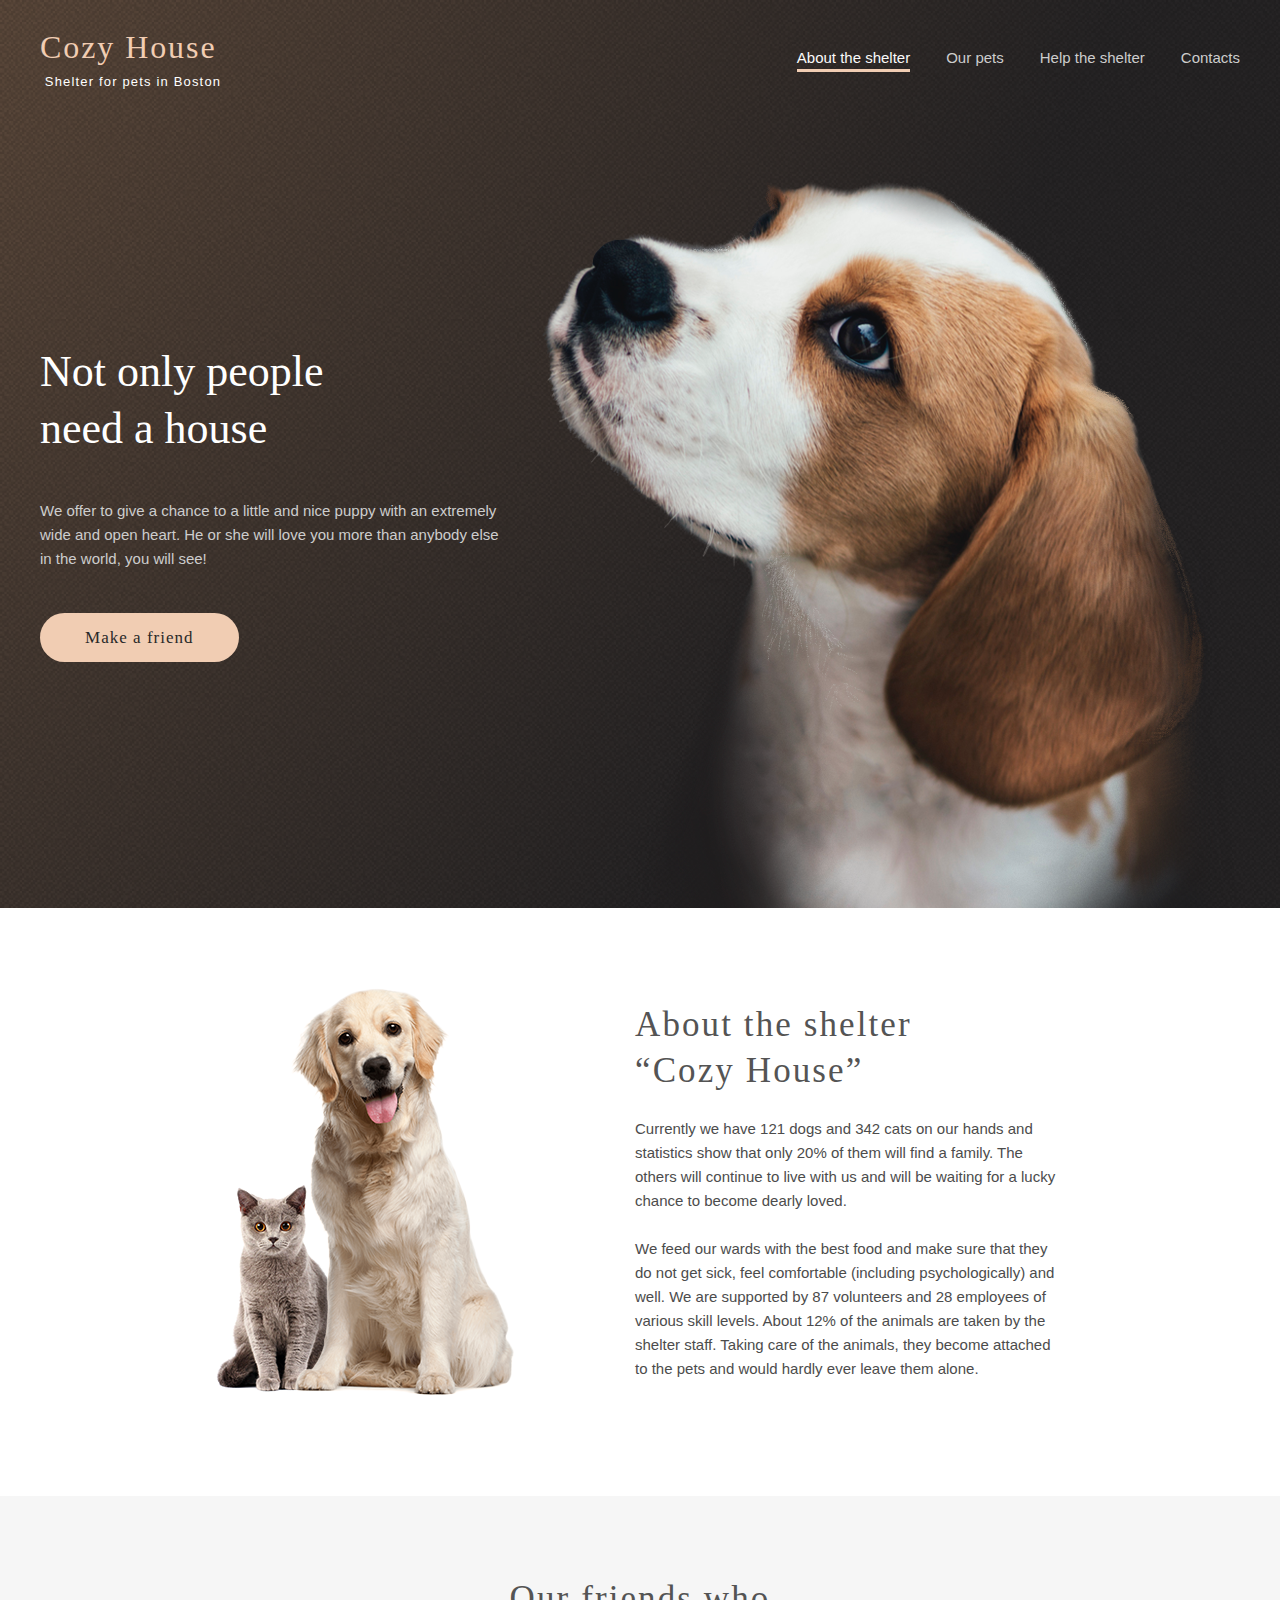
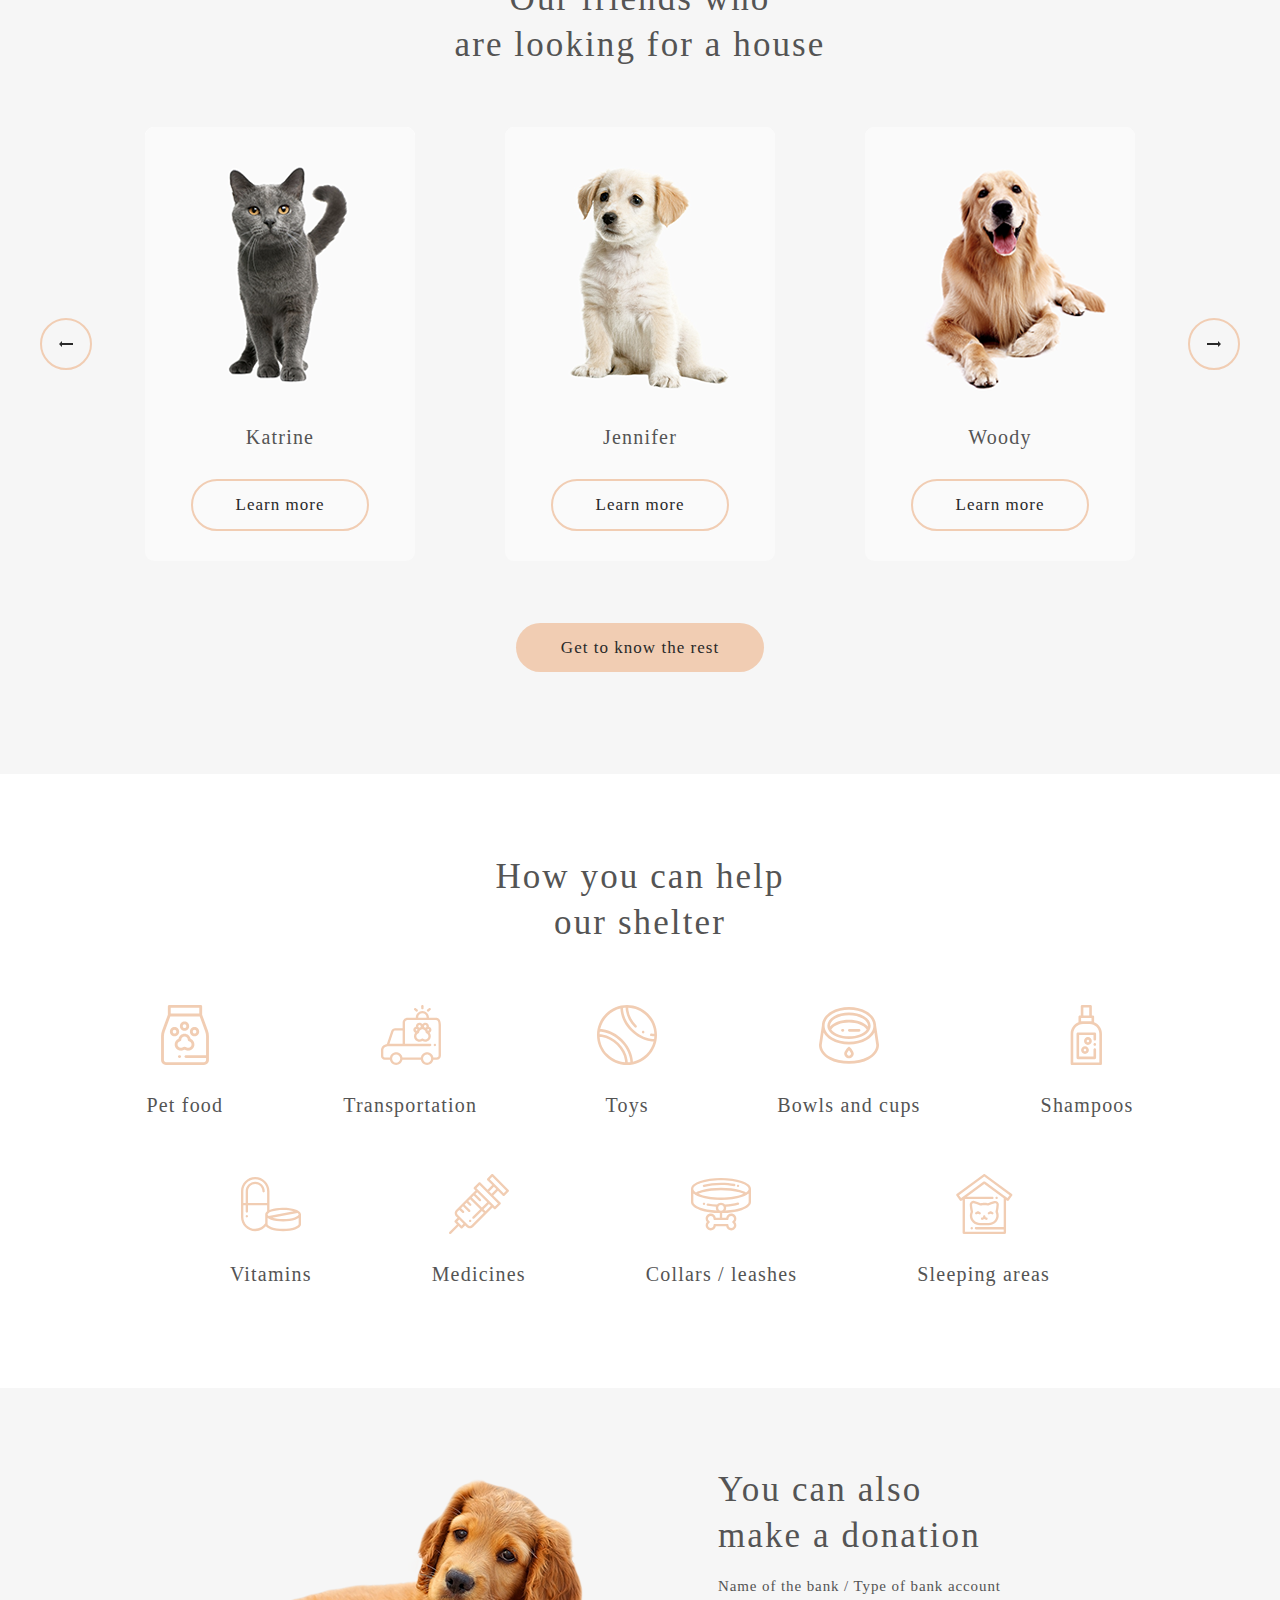
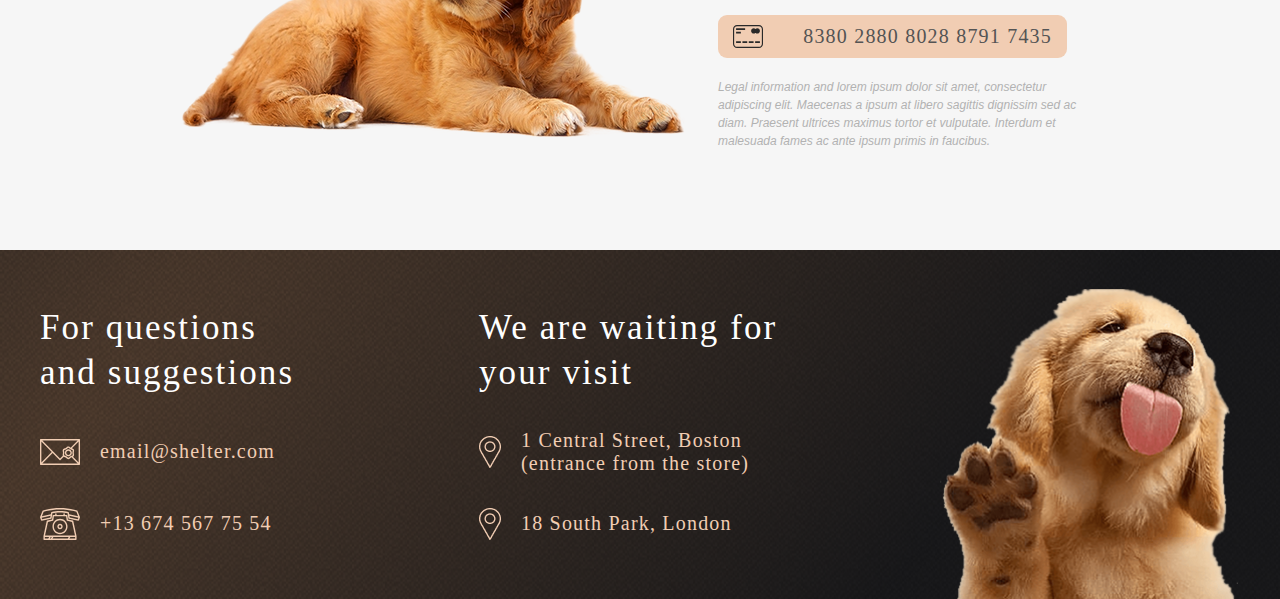
<file: index.html>
<!DOCTYPE html>
<html lang="en">

<head>
  <meta charset="UTF-8">
  <meta http-equiv="X-UA-Compatible" content="IE=edge">
  <meta name="viewport" content="width=device-width, initial-scale=1.0">
  <link rel="stylesheet" href="./style.css">
  <link rel="icon" type="image/x-icon" href="./img/Title.ico">
  <title>Main</title>
</head>

<body>
  <header>
    <div class="container header">
      <a href="#" class="logo">
        <p class="title">Cozy House</p>
        <p class="subtitle">Shelter for pets in Boston</p>
      </a>
      <nav>
        <ul>
          <li><a class="active" href="#">About the shelter</a></li>
          <li><a href="./pets.html">Our pets</a></li>
          <li><a href="#help">Help the shelter</a></li>
          <li><a href="#contacts">Contacts</a></li>
        </ul>
      </nav>
      <div class="dropdown-btn" id="dropdown-btn" onclick="openNav()">
        <div class="line"></div>
        <div class="line"></div>
        <div class="line"></div>
      </div>
      <div class="dpd-bg" id="dpd">
        <div class="dropdown" id="dropdown">
        <div class="dropdown-content" id="dropdown-content">
          <li id="link"><a class="active" href="#" onclick="openNav()">About the shelter</a></li>
          <li id="link"><a href="./pets.html" onclick="openNav()">Our pets</a></li>
          <li id="link"><a href="#help" onclick="openNav()">Help the shelter</a></li>
          <li id="link"><a href="#contacts" onclick="openNav()">Contacts</a></li>
        </div>
      </div>
    </div>
    </div>
    </header>
  <div class="not-only">
    <div class="container start">
    <div class="content">
      <h1 class="heading">Not only people<br>need a house</h1>
      <p class="subheading">We offer to give a chance to a little and nice puppy with an extremely wide and open heart.
        He or she will love you more than anybody else in the world, you will see!</p>
      <a href="#our-friends" class="primary" >Make a friend</a>
    </div>
    <img src="./img/start-screen-puppy.png" alt="">
  </div>
</div>
  <div class="about">
    <div class="about-container">
      <img class="about-img" src="./img/about-pets.png" alt="">
      <div class="content-about">
        <h2>About the shelter<br>“Cozy House”</h2>
        <p class="text">Currently we have 121 dogs and 342 cats on our hands and statistics show that only 20% of them
          will find a family. The others will continue to live with us and will be waiting for a lucky chance to become
          dearly loved.</p>
        <p class="text">We feed our wards with the best food and make sure that they do not get sick, feel comfortable
          (including psychologically) and well. We are supported by 87 volunteers and 28 employees of various skill
          levels. About 12% of the animals are taken by the shelter staff. Taking care of the animals, they become
          attached to the pets and would hardly ever leave them alone.</p>
      </div>
    </div>
  </div>
  <div id="our-friends" class="our-friends" >
    <div class="container">
    <h2>Our friends who<br>are looking for a house</h2>
    <div class="slider">
      <button class="slider-btn slider-btn-left"><img src="./img/Arrow.svg" alt=""></button>
      <div class="card-list">
      <div class="card main-card" id="cardBtn ITEM_LEFT" data-path="1">
        <img src="./img/pets-katrine.png" alt="">
        <h3>Katrine</h3>
        <button class="secondary card-btn">Learn more</button>
      </div>
      <div class="card main-card" id="cardBtn" data-path="2">
        <img src="./img/pets-jennifer.png" alt="">
        <h3>Jennifer</h3>
        <button class="secondary card-btn">Learn more</button>
      </div>
      <div class="card main-card" id="cardBtn" data-path="3">
        <img src="./img/pets-woody.png" alt="">
        <h3>Woody</h3>
        <button class="secondary card-btn">Learn more</button>
      </div>
      <div class="card main-card" id="cardBtn" data-path="4">
        <img src="./img/pets-sophia.png" alt="">
        <h3>Sophia</h3>
        <button class="secondary card-btn">Learn more</button>
      </div>
      <div class="card main-card" id="cardBtn ITEM_RIGHT" data-path="5">
        <img src="./img/pets-timmy.png" alt="">
        <h3>Timmy</h3>
        <button class="secondary card-btn">Learn more</button>
      </div>
      <div class="card main-card" id="cardBtn" data-path="6">
        <img src="./img/pets-charly.png" alt="">
        <h3>Charly</h3>
        <button class="secondary card-btn">Learn more</button>
      </div>
      <div class="card main-card" id="cardBtn" data-path="7">
        <img src="./img/pets-scarlet.png" alt="">
        <h3>Scarlett</h3>
        <button class="secondary card-btn">Learn more</button>
      </div>
      <div class="card main-card" id="cardBtn" data-path="8">
        <img src="./img/pets-freddie.png" alt="">
        <h3>Freddie</h3>
        <button class="secondary card-btn">Learn more</button>
      </div>
      <div id="modal" class="modal">
        <div class="modal-content" data-target="1">
          <button class="close">&times;</button>
          <div id="modalInfo" class="modal-info">
            <img src="./img/pets-katrine.png" alt="">
            <div class="modal-text">
              <h2>Katrine</h2>
              <h3>Cat - British Shorthair</h3>
              <p>Katrine is a beautiful girl. She is as soft as the finest velvet with a thick lush fur. Will love you until the last breath she takes as long as you are the one. She is picky about her affection. She loves cuddles and to stretch into your hands for a deeper relaxations.</p>
              <ul>
                <li><h4><b>Age:</b> 6 months</h4></li>
                <li><h4><b>Inoculations:</b> panleukopenia</h4></li>
                <li><h4><b>Diseases:</b> none</h4></li>
                <li><h4><b>Parasites:</b> none</h4></li>
              </ul>
            </div>
          </div>
        </div>
        <div class="modal-content" data-target="2">
          <button class="close">&times;</button>
          <div class="modal-info">
            <img src="./img/pets-jennifer.png" alt="">
            <div class="modal-text">
              <h2>Jennifer</h2>
              <h3>Dog - Labrador</h3>
              <p>Jennifer is a sweet 2 months old Labrador that is patiently waiting to find a new forever home. This girl really enjoys being able to go outside to run and play, but won't hesitate to play up a storm in the house if she has all of her favorite toys.</p>
              <ul>
                <li><h4><b>Age:</b> 2 months</h4></li>
                <li><h4><b>Inoculations:</b> none</h4></li>
                <li><h4><b>Diseases:</b> none</h4></li>
                <li><h4><b>Parasites:</b> none</h4></li>
              </ul>
            </div>
          </div>
        </div>
        <div class="modal-content" data-target="3">
          <button class="close">&times;</button>
          <div class="modal-info">
            <img src="./img/pets-woody.png" alt="">
            <div class="modal-text">
              <h2>Woody</h2>
              <h3>Dog - Golden Retriever</h3>
              <p>Woody is a handsome 3 1/2 year old boy. Woody does know basic commands and is a smart pup. Since he is on the stronger side, he will learn a lot from your training. Woody will be happier when he finds a new family that can spend a lot of time with him.</p>
              <ul>
                <li><h4><b>Age:</b> 3 years 6 months</h4></li>
                <li><h4><b>Inoculations:</b> adenovirus, distemper</h4></li>
                <li><h4><b>Diseases:</b> right back leg mobility reduced</h4></li>
                <li><h4><b>Parasites:</b> none</h4></li>
              </ul>
            </div>
          </div>
        </div>
        <div class="modal-content" data-target="4">
          <button class="close">&times;</button>
          <div class="modal-info">
            <img src="./img/pets-sophia.png" alt="">
            <div class="modal-text">
              <h2>Sophia</h2>
              <h3>Dog - Shih tzu</h3>
              <p>Sophia here and I'm looking for my forever home to live out the best years of my life. I am full of energy. Everyday I'm learning new things, like how to walk on a leash, go potty outside, bark and play with toys and I still need some practice.</p>
              <ul>
                <li><h4><b>Age:</b> 1 months</h4></li>
                <li><h4><b>Inoculations:</b> parvovirus</h4></li>
                <li><h4><b>Diseases:</b> none</h4></li>
                <li><h4><b>Parasites:</b> none</h4></li>
              </ul>
            </div>
          </div>
        </div>
        <div class="modal-content" data-target="5">
          <button class="close">&times;</button>
          <div class="modal-info">
            <img src="./img/pets-timmy.png" alt="">
            <div class="modal-text">
              <h2>Timmy</h2>
              <h3>Cat - British Shorthair</h3>
              <p>Timmy is an adorable grey british shorthair male. He loves to play and snuggle. He is neutered and up to date on age appropriate vaccinations. He can be chatty and enjoys being held. Timmy has a lot to say and wants a person to share his thoughts with.</p>
              <ul>
                <li><h4><b>Age:</b> 2 years 3 months</h4></li>
                <li><h4><b>Inoculations:</b> calicivirus, viral rhinotracheitis</h4></li>
                <li><h4><b>Diseases:</b> kidney stones</h4></li>
                <li><h4><b>Parasites:</b> none</h4></li>
              </ul>
            </div>
          </div>
        </div>
        <div class="modal-content" data-target="6">
          <button class="close">&times;</button>
          <div class="modal-info">
            <img src="./img/pets-charly.png" alt="">
            <div class="modal-text">
              <h2>Charly</h2>
              <h3>Dog - Jack Russell Terrier</h3>
              <p>This cute boy, Charly, is three years old and he likes adults and kids. He isn’t fond of many other dogs, so he might do best in a single dog home. Charly has lots of energy, and loves to run and play. We think a fenced yard would make him very happy.</p>
              <ul>
                <li><h4><b>Age:</b> 8 years</h4></li>
                <li><h4><b>Inoculations:</b> bordetella bronchiseptica, leptospirosis</h4></li>
                <li><h4><b>Diseases:</b> deafness, blindness</h4></li>
                <li><h4><b>Parasites:</b> lice, fleas</h4></li>
              </ul>
            </div>
          </div>
        </div>
        <div class="modal-content" data-target="7">
          <button class="close">&times;</button>
          <div class="modal-info">
            <img src="./img/pets-scarlet.png" alt="">
            <div class="modal-text">
              <h2>Scarlett</h2>
              <h3>Dog - Jack Russell Terrier</h3>
              <p>Scarlett is a happy, playful girl who will make you laugh and smile. She forms a bond quickly and will make a loyal companion and a wonderful family dog or a good companion for a single individual too since she likes to hang out and be with her human.</p>
              <ul>
                <li><h4><b>Age:</b> 3 months</h4></li>
                <li><h4><b>Inoculations:</b> parainfluenza</h4></li>
                <li><h4><b>Diseases:</b> none</h4></li>
                <li><h4><b>Parasites:</b> none</h4></li>
              </ul>
            </div>
          </div>
        </div>
        <div class="modal-content" data-target="8">
          <button class="close">&times;</button>
          <div class="modal-info">
            <img src="./img/pets-freddie.png" alt="">
            <div class="modal-text">
              <h2>Freddie</h2>
              <h3>Cat - British Shorthair</h3>
              <p>Freddie is a little shy at first, but very sweet when he warms up. He likes playing with shoe strings and bottle caps. He is quick to learn the rhythms of his human’s daily life. Freddie has bounced around a lot in his life, and is looking to find his forever home.</p>
              <ul>
                <li><h4><b>Age:</b> 2 months</h4></li>
                <li><h4><b>Inoculations:</b> rabies</h4></li>
                <li><h4><b>Diseases:</b> none</h4></li>
                <li><h4><b>Parasites:</b> none</h4></li>
              </ul>
            </div>
          </div>
        </div>
      </div>
    </div>
    <button class="slider-btn slider-btn-right"><img src="./img/Arrow.svg" alt=""></button>
    </div>
  </div>
    <a class="primary" href="./pets.html">Get to know the rest</a>
  </div>
  </div>
  <div class="help" id="help">
    <div class="container">
    <h2>How you can help<br>our shelter</h2>
    <div class="list">
      <div class="item">
        <img src="./img/icon-pet-food.svg" alt="">
        <h3>Pet food</h3>
      </div>
      <div class="item">
        <img src="./img/icon-transportation.svg" alt="">
        <h3>Transportation</h3>
      </div>
      <div class="item">
        <img src="./img/icon-toys.svg" alt="">
        <h3>Toys</h3>
      </div>
      <div class="item">
        <img src="./img/icon-bowls-and-cups.svg" alt="">
        <h3>Bowls and cups</h3>
      </div>
      <div class="item">
        <img src="./img/icon-shampoos.svg" alt="">
        <h3>Shampoos</h3>
      </div>
      <div class="item">
        <img src="./img/icon-vitamins.svg" alt="">
        <h3>Vitamins</h3>
      </div>
      <div class="item">
        <img src="./img/icon-medicines.svg" alt="">
        <h3>Medicines</h3>
      </div>
      <div class="item">
        <img src="./img/icon-collars-leashes.svg" alt="">
        <h3>Collars / leashes</h3>
      </div>
      <div class="item">
        <img src="./img/icon-sleeping-area.svg" alt="">
        <h3>Sleeping areas</h3>
      </div>
    </div>
  </div>
  </div>
  <div class="in-addition">
    <div class="container addition">
    <img class="dog" src="./img/donation-dog.png" alt="">
    <div class="content-donat">
      <h2>You can also<br>make a donation</h2>
      <h5 class="bank">Name of the bank / Type of bank account</h5>
      <a href="#" class="credit-card">
        <img src="./img/credit-card.svg" alt="">
        <p class="number">8380 2880 8028 8791 7435</p>
      </a>
      <p class="info">Legal information and lorem ipsum dolor sit amet, consectetur adipiscing elit. Maecenas a ipsum at
        libero sagittis dignissim sed ac diam. Praesent ultrices maximus tortor et vulputate. Interdum et malesuada
        fames ac ante ipsum primis in faucibus.</p>
    </div>
  </div>
  </div>
  <footer id="contacts">
    <div class="container footer">
    <div class="contacts">
      <h2 class="footer-title">For questions and suggestions</h2>
      <a href="mailto:email@shelter.com" class="footer-info">
        <img src="./img/icon-email.svg" alt="">
        <h3>email@shelter.com</h3>
      </a>
      <a href="tel:+136745677554" class="footer-info">
        <img src="./img/icon-phone.svg" alt="">
        <h3>+13 674 567 75 54</h3>
      </a>

    </div>
    <div class="locations">
      <h2>We are waiting for your visit</h2>
      <a href="https://www.google.com/maps/place/137+Centre+St+%232,+Boston,+MA+02119,+США/@42.3266227,-71.0964821,19.82z/data=!4m15!1m8!3m7!1s0x89e37a260516d22d:0x67663c18c6a54ce9!2zMSBDZW50cmUgU3QsIEJvc3RvbiwgTUEgMDIxMTksINCh0KjQkA!3b1!8m2!3d42.3300628!4d-71.0920028!16s%2Fg%2F11td12jd0m!3m5!1s0x89e37a29e80b3e55:0x26cb37f24103026a!8m2!3d42.3267146!4d-71.0965648!16s%2Fg%2F11rwm1dtm9" class="footer-info footer-p">
        <img src="./img/icon-marker.png" alt="">
        <h3>1 Central Street, Boston (entrance from the store)</h3>
      </a>
      <a href="https://www.google.com/maps/search/18+South+Park,+London+/@51.4393598,-0.1263864,9.95zhttps://www.google.com/maps/place/South+Park/@51.4690816,-0.1966838,17z/data=!3m1!4b1!4m6!3m5!1s0x48760f79376fa0e3:0x202ac3af5c1ea4ec!8m2!3d51.4690816!4d-0.1944951!16s%2Fm%2F0cc6kk9" class="footer-info footer-p">
        <img src="./img/icon-marker.png" alt="">
        <h3>18 South Park, London </h3>
      </a>
    </div>
    <img class="footer-puppy" src="./img/footer-puppy.png" alt="">
  </div>
  </footer>
  <script src="./index.js"></script>
</body>

</html>
</file>
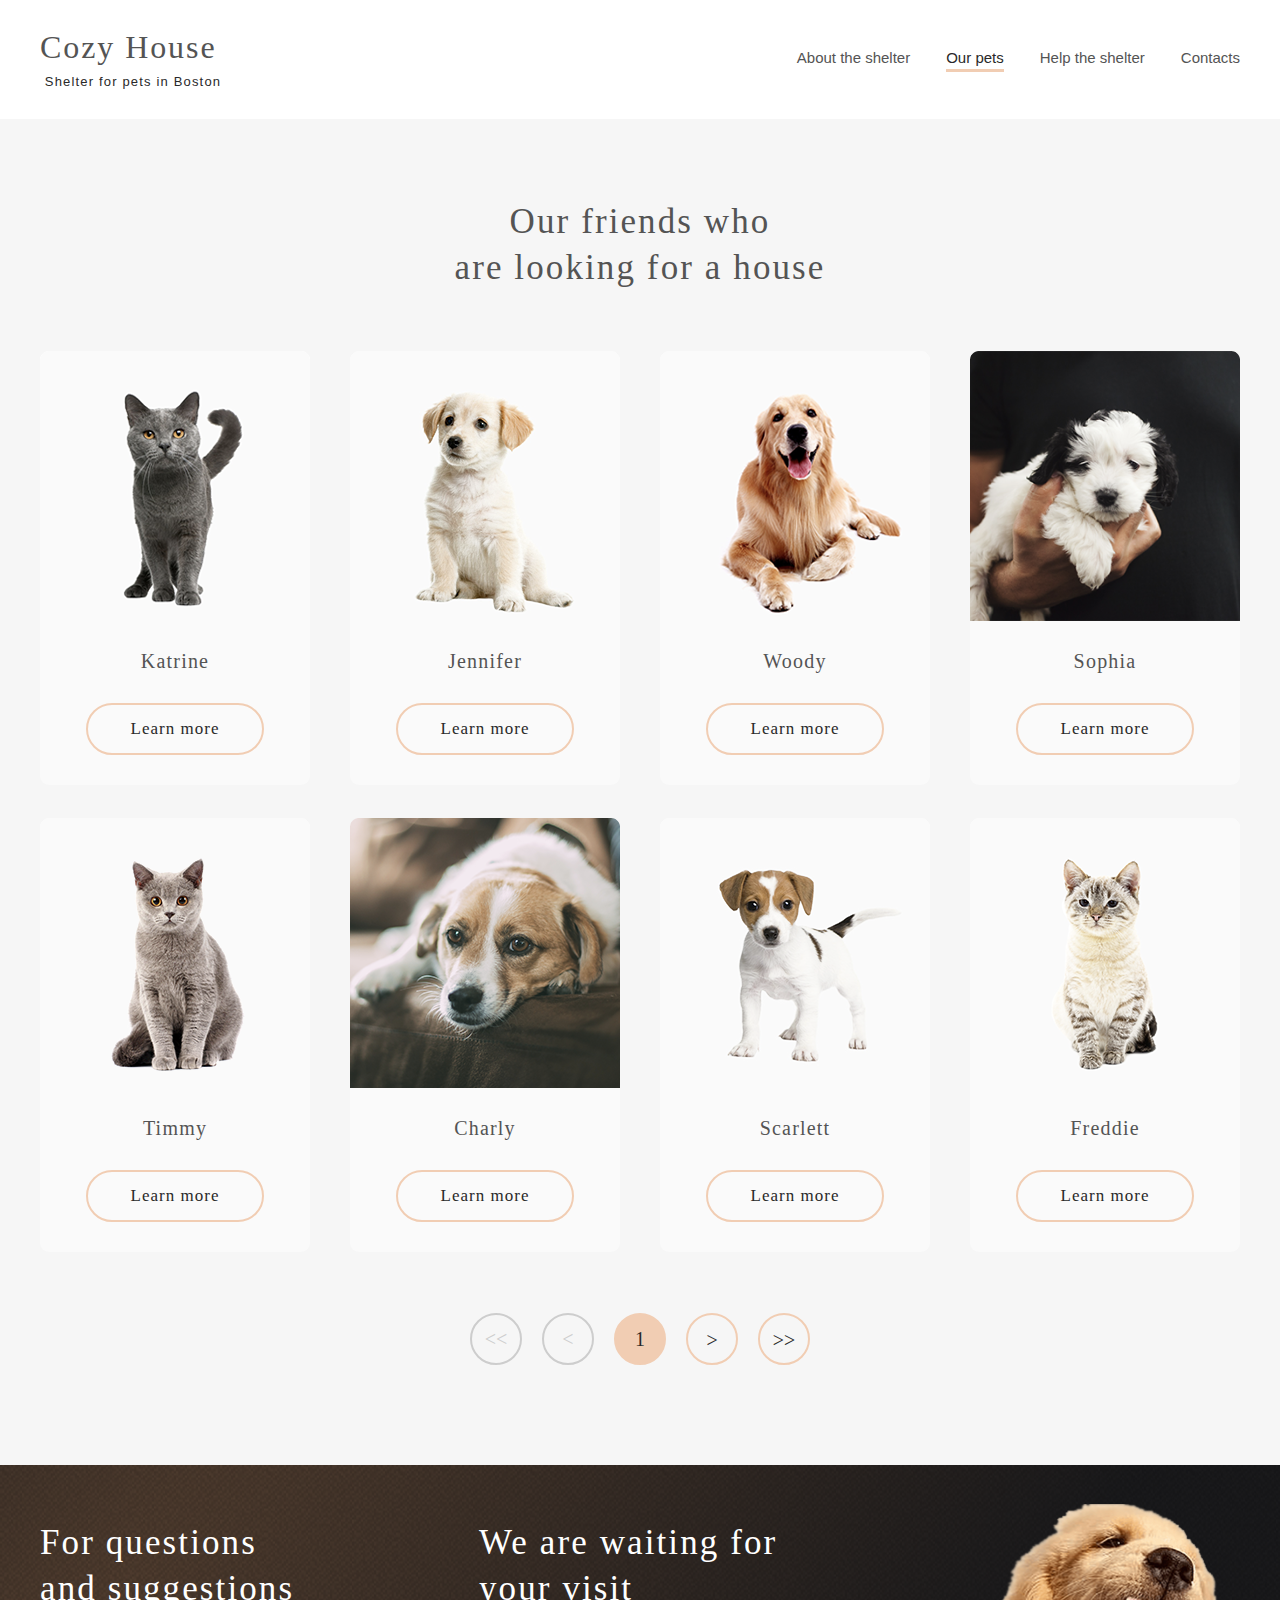
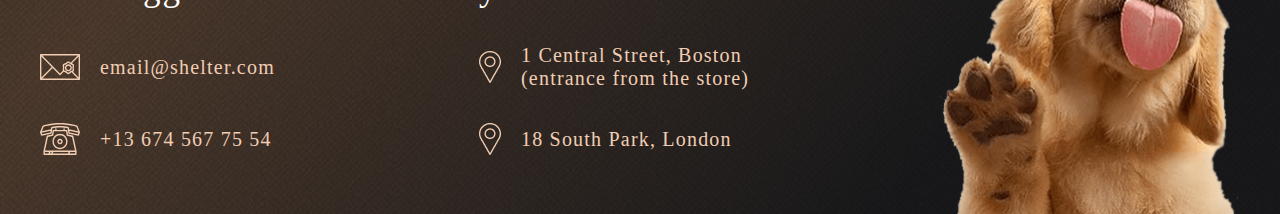
<file: pets.html>
<!DOCTYPE html>
<html lang="en">

<head>
  <meta charset="UTF-8">
  <meta http-equiv="X-UA-Compatible" content="IE=edge">
  <meta name="viewport" content="width=device-width, initial-scale=1.0">
  <link rel="stylesheet" href="./style.css">
  <link rel="icon" type="image/x-icon" href="./img/Title.ico">
  <title>Our Pets</title>
</head>

<body>
  <header class="pets-header">
    <div class="container header">
    <a href="./index.html" class="logo">
      <p class="title title-second">Cozy House</p>
      <p class="subtitle subtitle-second">Shelter for pets in Boston</p>
    </a>
    <nav>
      <ul>
        <li><a class="menu" href="./index.html">About the shelter</a></li>
        <li><a class="active menu active-second" href="#">Our pets</a></li>
        <li><a class="menu" href="./index.html#help">Help the shelter</a></li>
        <li><a class="menu" href="#contacts">Contacts</a></li>
      </ul>
    </nav>
    <div class="dropdown-btn" id="dropdown-btn" onclick="openNav()">
      <div class="line pets-dpn"></div>
      <div class="line pets-dpn"></div>
      <div class="line pets-dpn"></div>
    </div>
    <div class="dpd-bg" id="dpd">
      <div class="dropdown dpd-second" id="dropdown">
      <div class="dropdown-content" id="dropdown-content">
        <li id="link"><a class="menu" href="./index.html" onclick="openNav()">About the shelter</a></li>
        <li id="link"><a class="active menu active-second" href="#" onclick="openNav()">Our pets</a></li>
        <li id="link"><a class="menu" href="./index.html#help" onclick="openNav()">Help the shelter</a></li>
        <li id="link"><a class="menu" href="#contacts" onclick="openNav()">Contacts</a></li>
      </div>
    </div>
  </div>
  </div>
  </header>
  <div class="our-friends pets-second">
    <div class="container">
    <h1 class="pets-title">Our friends who<br>are looking for a house</h1>
    <div class="pets-content">
      <div class="card pets-card" id="cardBtn" data-path="1">
        <img src="./img/pets-katrine.png" alt="">
        <h3>Katrine</h3>
        <button class="secondary card-btn">Learn more</button>
      </div>
      <div class="card pets-card" id="cardBtn" data-path="2">
        <img src="./img/pets-jennifer.png" alt="">
        <h3>Jennifer</h3>
        <button class="secondary card-btn">Learn more</button>
      </div>
      <div class="card pets-card" id="cardBtn" data-path="3">
        <img src="./img/pets-woody.png" alt="">
        <h3>Woody</h3>
        <button class="secondary card-btn">Learn more</button>
      </div>
      <div class="card pets-card" id="cardBtn" data-path="4">
        <img src="./img/pets-sophia.png" alt="">
        <h3>Sophia</h3>
        <button class="secondary card-btn">Learn more</button>
      </div>
      <div class="card pets-card" id="cardBtn" data-path="5">
        <img src="./img/pets-timmy.png" alt="">
        <h3>Timmy</h3>
        <button class="secondary card-btn">Learn more</button>
      </div>
      <div class="card pets-card" id="cardBtn" data-path="6">
        <img src="./img/pets-charly.png" alt="">
        <h3>Charly</h3>
        <button class="secondary card-btn">Learn more</button>
      </div>
      <div class="card pets-card" id="cardBtn" data-path="7">
        <img src="./img/pets-scarlet.png" alt="">
        <h3>Scarlett</h3>
        <button class="secondary card-btn">Learn more</button>
      </div>
      <div class="card pets-card" id="cardBtn" data-path="8">
        <img src="./img/pets-freddie.png" alt="">
        <h3>Freddie</h3>
        <button class="secondary card-btn">Learn more</button>
      </div>
      <div id="modal" class="modal">
        <div class="modal-content" data-target="1">
          <button class="close">&times;</button>
          <div id="modalInfo" class="modal-info">
            <img src="./img/pets-katrine.png" alt="">
            <div class="modal-text">
              <h2>Katrine</h2>
              <h3>Cat - British Shorthair</h3>
              <p>Katrine is a beautiful girl. She is as soft as the finest velvet with a thick lush fur. Will love you until the last breath she takes as long as you are the one. She is picky about her affection. She loves cuddles and to stretch into your hands for a deeper relaxations.</p>
              <ul>
                <li><h4><b>Age:</b> 6 months</h4></li>
                <li><h4><b>Inoculations:</b> panleukopenia</h4></li>
                <li><h4><b>Diseases:</b> none</h4></li>
                <li><h4><b>Parasites:</b> none</h4></li>
              </ul>
            </div>
          </div>
        </div>
        <div class="modal-content" data-target="2">
          <button class="close">&times;</button>
          <div class="modal-info">
            <img src="./img/pets-jennifer.png" alt="">
            <div class="modal-text">
              <h2>Jennifer</h2>
              <h3>Dog - Labrador</h3>
              <p>Jennifer is a sweet 2 months old Labrador that is patiently waiting to find a new forever home. This girl really enjoys being able to go outside to run and play, but won't hesitate to play up a storm in the house if she has all of her favorite toys.</p>
              <ul>
                <li><h4><b>Age:</b> 2 months</h4></li>
                <li><h4><b>Inoculations:</b> none</h4></li>
                <li><h4><b>Diseases:</b> none</h4></li>
                <li><h4><b>Parasites:</b> none</h4></li>
              </ul>
            </div>
          </div>
        </div>
        <div class="modal-content" data-target="3">
          <button class="close">&times;</button>
          <div class="modal-info">
            <img src="./img/pets-woody.png" alt="">
            <div class="modal-text">
              <h2>Woody</h2>
              <h3>Dog - Golden Retriever</h3>
              <p>Woody is a handsome 3 1/2 year old boy. Woody does know basic commands and is a smart pup. Since he is on the stronger side, he will learn a lot from your training. Woody will be happier when he finds a new family that can spend a lot of time with him.</p>
              <ul>
                <li><h4><b>Age:</b> 3 years 6 months</h4></li>
                <li><h4><b>Inoculations:</b> adenovirus, distemper</h4></li>
                <li><h4><b>Diseases:</b> right back leg mobility reduced</h4></li>
                <li><h4><b>Parasites:</b> none</h4></li>
              </ul>
            </div>
          </div>
        </div>
        <div class="modal-content" data-target="4">
          <button class="close">&times;</button>
          <div class="modal-info">
            <img src="./img/pets-sophia.png" alt="">
            <div class="modal-text">
              <h2>Sophia</h2>
              <h3>Dog - Shih tzu</h3>
              <p>Sophia here and I'm looking for my forever home to live out the best years of my life. I am full of energy. Everyday I'm learning new things, like how to walk on a leash, go potty outside, bark and play with toys and I still need some practice.</p>
              <ul>
                <li><h4><b>Age:</b> 1 months</h4></li>
                <li><h4><b>Inoculations:</b> parvovirus</h4></li>
                <li><h4><b>Diseases:</b> none</h4></li>
                <li><h4><b>Parasites:</b> none</h4></li>
              </ul>
            </div>
          </div>
        </div>
        <div class="modal-content" data-target="5">
          <button class="close">&times;</button>
          <div class="modal-info">
            <img src="./img/pets-timmy.png" alt="">
            <div class="modal-text">
              <h2>Timmy</h2>
              <h3>Cat - British Shorthair</h3>
              <p>Timmy is an adorable grey british shorthair male. He loves to play and snuggle. He is neutered and up to date on age appropriate vaccinations. He can be chatty and enjoys being held. Timmy has a lot to say and wants a person to share his thoughts with.</p>
              <ul>
                <li><h4><b>Age:</b> 2 years 3 months</h4></li>
                <li><h4><b>Inoculations:</b> calicivirus, viral rhinotracheitis</h4></li>
                <li><h4><b>Diseases:</b> kidney stones</h4></li>
                <li><h4><b>Parasites:</b> none</h4></li>
              </ul>
            </div>
          </div>
        </div>
        <div class="modal-content" data-target="6">
          <button class="close">&times;</button>
          <div class="modal-info">
            <img src="./img/pets-charly.png" alt="">
            <div class="modal-text">
              <h2>Charly</h2>
              <h3>Dog - Jack Russell Terrier</h3>
              <p>This cute boy, Charly, is three years old and he likes adults and kids. He isn’t fond of many other dogs, so he might do best in a single dog home. Charly has lots of energy, and loves to run and play. We think a fenced yard would make him very happy.</p>
              <ul>
                <li><h4><b>Age:</b> 8 years</h4></li>
                <li><h4><b>Inoculations:</b> bordetella bronchiseptica, leptospirosis</h4></li>
                <li><h4><b>Diseases:</b> deafness, blindness</h4></li>
                <li><h4><b>Parasites:</b> lice, fleas</h4></li>
              </ul>
            </div>
          </div>
        </div>
        <div class="modal-content" data-target="7">
          <button class="close">&times;</button>
          <div class="modal-info">
            <img src="./img/pets-scarlet.png" alt="">
            <div class="modal-text">
              <h2>Scarlett</h2>
              <h3>Dog - Jack Russell Terrier</h3>
              <p>Scarlett is a happy, playful girl who will make you laugh and smile. She forms a bond quickly and will make a loyal companion and a wonderful family dog or a good companion for a single individual too since she likes to hang out and be with her human.</p>
              <ul>
                <li><h4><b>Age:</b> 3 months</h4></li>
                <li><h4><b>Inoculations:</b> parainfluenza</h4></li>
                <li><h4><b>Diseases:</b> none</h4></li>
                <li><h4><b>Parasites:</b> none</h4></li>
              </ul>
            </div>
          </div>
        </div>
        <div class="modal-content" data-target="8">
          <button class="close">&times;</button>
          <div class="modal-info">
            <img src="./img/pets-freddie.png" alt="">
            <div class="modal-text">
              <h2>Freddie</h2>
              <h3>Cat - British Shorthair</h3>
              <p>Freddie is a little shy at first, but very sweet when he warms up. He likes playing with shoe strings and bottle caps. He is quick to learn the rhythms of his human’s daily life. Freddie has bounced around a lot in his life, and is looking to find his forever home.</p>
              <ul>
                <li><h4><b>Age:</b> 2 months</h4></li>
                <li><h4><b>Inoculations:</b> rabies</h4></li>
                <li><h4><b>Diseases:</b> none</h4></li>
                <li><h4><b>Parasites:</b> none</h4></li>
              </ul>
            </div>
          </div>
        </div>
      </div>
    </div>
    <div class="navigation">
      <button class="nav inactive">&lt;&lt;</button>
         <button class="nav inactive">&lt;</button>
           <button class="nav nav-active">1</button>
      <button class="nav left">&lt;</button>
      <button class="nav left">&lt;&lt;</button>
    </div>
  </div>
  </div>
  <footer id="contacts">
    <div class="container footer">
    <div class="contacts">
      <h2 class="footer-title">For questions and suggestions</h2>
      <a href="mailto:email@shelter.com" class="footer-info">
        <img src="./img/icon-email.svg" alt="">
        <h3>email@shelter.com</h3>
      </a>
      <a href="tel:+136745677554" class="footer-info">
        <img src="./img/icon-phone.svg" alt="">
        <h3>+13 674 567 75 54</h3>
      </a>

    </div>
    <div class="locations">
      <h2>We are waiting for your visit</h2>
      <a href="https://www.google.com/maps/place/137+Centre+St+%232,+Boston,+MA+02119,+США/@42.3266227,-71.0964821,19.82z/data=!4m15!1m8!3m7!1s0x89e37a260516d22d:0x67663c18c6a54ce9!2zMSBDZW50cmUgU3QsIEJvc3RvbiwgTUEgMDIxMTksINCh0KjQkA!3b1!8m2!3d42.3300628!4d-71.0920028!16s%2Fg%2F11td12jd0m!3m5!1s0x89e37a29e80b3e55:0x26cb37f24103026a!8m2!3d42.3267146!4d-71.0965648!16s%2Fg%2F11rwm1dtm9" class="footer-info footer-p">
        <img src="./img/icon-marker.png" alt="">
        <h3>1 Central Street, Boston (entrance from the store)</h3>
      </a>
      <a href="https://www.google.com/maps/search/18+South+Park,+London+/@51.4393598,-0.1263864,9.95zhttps://www.google.com/maps/place/South+Park/@51.4690816,-0.1966838,17z/data=!3m1!4b1!4m6!3m5!1s0x48760f79376fa0e3:0x202ac3af5c1ea4ec!8m2!3d51.4690816!4d-0.1944951!16s%2Fm%2F0cc6kk9" class="footer-info footer-p">
        <img src="./img/icon-marker.png" alt="">
        <h3>18 South Park, London </h3>
      </a>
    </div>
    <img class="footer-puppy" src="./img/footer-puppy.png" alt="">
  </div>
  </footer>
  <script src="./index.js"></script>
</body>

</html>
</file>
<file: style.css>
/* main */

*,
*::before,
*::after {
  box-sizing: border-box;
}

html {
  scroll-behavior: smooth;
}

body {
  font-family: Arial;
  font-weight: 400;
  margin: 0 auto;
}

p {
  margin: 0;
}

.not-only {
  background-image: url(./img/start-screen.png);
  background-repeat: no-repeat;
  background-position: center;
  background-size: cover;
  padding-top: 180px;
}

.not-only img {
  height: 728px;
  margin-left: 43px;
}

.start {
  padding: 0 40px;
  display: flex;
}

.container {
  margin: 0 auto;
  max-width: 1280px;
}

header {
  position: absolute;
    top: 0;
    left: 0;
    z-index: 1;
    display: flex;
    align-items: center;
    justify-content: center;
    padding: 30px 0;
    width: 100%;
    box-sizing: border-box;
}

.header {
  display: flex;
    width: 1200px;
}

.logo {
  margin-right: auto;
}

.title,
.subtitle {
  width: 186px;
}

ul {
  display: flex;
}

li {
  list-style-type: none;
  padding-left: 36px;
}

.active {
  padding-bottom: 3px;
  color: #FAFAFA;
  border-bottom: 3px solid #F1CDB3;
}

.active:hover {
  cursor: default;
}

a {
  font-size: 15px;
  line-height: 160%;
  color: #CDCDCD;
  text-decoration: none;
  transition: all 0.5s ease-in-out;
}

a:hover {
  cursor: pointer;
  color: #FAFAFA;
}



.dpd-bg {
  position: fixed;
  top: 0;
  right: 0;
  width: 0;
  height: 100vh;
  background: rgba(41, 41, 41, 0.6);
  transition: .3s;
}

.dropdown {
  height: 100%;
  width: 0;
  position: fixed;
  z-index: 1;
  right: 0;
  top: 0;
  background-color: #292929;
  overflow-x: hidden;
  transition: .5s;
  display: flex;
  justify-content: center;
  align-items: center;
}

.dropdown-content {
  position: relative;
  width: 243px;
  text-align: center;
  margin: auto;
}
.dropdown a {
  text-decoration: none;
  font-size: 32px;
  display: block;
  transition: 0.3s;
}
.dropdown li {
  padding: 40px 0 0;
}

.dropdown li:first-child {
  padding: 0;
}

.dpd-second {
  background: #fff;
}

.title {
  font-family: Georgia, 'Times New Roman', Times, serif;
  font-size: 32px;
  line-height: 110%;
  letter-spacing: 0.06em;
  color: #F1CDB3;
}

.subtitle {
  font-style: normal;
  font-weight: 400;
  font-size: 13px;
  line-height: 15px;
  letter-spacing: 0.09em;
  color: rgba(255, 255, 255, 1);
  padding-top: 9px;
  text-align: center;
}

.content {
  padding: 163px 0 243px;
  width: 460px;
}

h1 {
  font-family: Georgia, 'Times New Roman', Times, serif;
  font-size: 44px;
  line-height: 130%;
  color: #FFFFFF;
  font-weight: 400;
  margin: 0;
}

.subheading {
  font-weight: 400;
  font-size: 15px;
  line-height: 160%;
  color: #CDCDCD;
  padding: 42px 0 56px;
}

.primary {
  font-family: Georgia, 'Times New Roman', Times, serif;
  font-weight: 400;
  font-size: 17px;
  line-height: 130%;
  letter-spacing: 0.06em;
  color: #292929;
  padding: 15px 45px;
  gap: 10px;
  background: #F1CDB3;
  border-radius: 100px;
  border: none;
  transition: all 0.5s ease-in-out;
}

.primary:hover {
  background: #FDDCC4;
  cursor: pointer;
  color: #292929;
}

.about-container {
  display: flex;
  justify-content: space-between;
  padding: 80px 215px 100px;
  max-width: 1280px;
  margin: 0 auto;
}

.content-about {
  width: 430px;
  padding-top: 14px;
}

.about-img {
  width: 300px;
}

h2 {
  font-family: Georgia, 'Times New Roman', Times, serif;
  font-style: normal;
  font-weight: 400;
  font-size: 35px;
  line-height: 130%;
  letter-spacing: 0.06em;
  color: #545454;
  margin: 0;
}

.text {
  font-size: 15px;
  line-height: 160%;
  color: #4C4C4C;
  padding: 24px 0 0;
}

.our-friends {
  padding: 80px 0 115px;
  background: #F6F6F6;
  text-align: center;
}

.slider {
  display: flex;
  justify-content: space-between;
  align-items: center;
  padding: 60px 40px 76px;
}

.slider-btn {
  padding-bottom: 4px;
  width: 52px;
  height: 52px;
  border: 2px solid #F1CDB3;
  background: transparent;
  border-radius: 100px;
  transition: all 0.5s ease-in-out;
}

.slider-btn:last-child {
  transform: rotate(-180deg);
}

.slider-btn:hover {
  border: 2px solid #FDDCC4;
  background: #FDDCC4;
  cursor: pointer;
}

.card-list {
  display: flex;
  gap: 90px;
}

.card {
  background: #FAFAFA;
  border-radius: 9px;
  transition: all 0.5s ease-in-out;
}


.main-card:nth-child(4) {
  display: none;
}
.main-card:nth-child(5) {
  display: none;
}
.main-card:nth-child(6) {
  display: none;
}
.main-card:nth-child(7) {
  display: none;
}
.main-card:nth-child(8) {
  display: none;
}


.card:hover {
  background: #fff;
  cursor: pointer;
}

.card:hover>.secondary {
  background: #FDDCC4;
  cursor: pointer;
  border: 2px solid #FDDCC4;
}

h3 {
  font-family: Georgia, 'Times New Roman', Times, serif;
  font-style: normal;
  font-weight: 400;
  font-size: 20px;
  line-height: 23px;
  letter-spacing: 0.06em;
  color: #545454;
  margin: 0;
}

.card img {
  margin-bottom: 25px;
}

.secondary {
  font-family: Georgia, 'Times New Roman', Times, serif;
  font-style: normal;
  font-weight: 400;
  font-size: 17px;
  line-height: 130%;
  letter-spacing: 0.06em;
  color: #292929;
  padding: 13px 42px;
  border: 2px solid #F1CDB3;
  border-radius: 100px;
  background: transparent;
  transition: all 0.5s ease-in-out;
}

.card-btn {
  margin: 30px 0;
}

.help {
  padding: 80px 40px 45px;
  text-align: center;
}

.list {
  padding-top: 60px;
  display: flex;
  flex-wrap: wrap;
  justify-content: center;
}

.item {
  padding: 0 60px 57px;
}

.item h3 {
  padding-top: 25px;
}

.in-addition {
  background: #F6F6F6;
  
}

.addition {
  padding: 79px 182px 100px;
  display: flex;
  justify-content: space-between;
  align-items: center;
}

.dog {
  height: 261px;
}

.content-donat {
  width: 380px;
}

h5 {
  font-family: Georgia, 'Times New Roman', Times, serif;
  font-style: normal;
  font-weight: 400;
  font-size: 15px;
  line-height: 110%;
  letter-spacing: 0.06em;
  color: #545454;
  margin: 0;
}

.bank {
  padding: 20px 0;
}

.credit-card {
  display: flex;
  justify-content: space-between;
  padding: 10px 15px;
  width: 349px;
  background: #F1CDB3;
  border-radius: 9px;
  font-family: Georgia, 'Times New Roman', Times, serif;
  font-style: normal;
  font-weight: 400;
  font-size: 20px;
  line-height: 115%;
  letter-spacing: 0.06em;
  color: #545454;
  transition: all 0.5s ease-in-out;
}

.credit-card:hover {
  background: #FDDCC4;
  cursor: pointer;
  color: #545454;
}

.info {
  padding-top: 20px;
  font-style: italic;
  font-weight: 400;
  font-size: 12px;
  line-height: 150%;
  color: #B2B2B2;
}

footer {
  background-image: url(./img/footer.png);
  background-repeat: no-repeat;
  background-position: center;
  background-size: cover;
  
}

.footer {
  display: flex;
  padding: 39px 40px 0;
}

.footer-puppy {
  height: 310px;
  margin-left: 157px;
}

footer h2 {
  color: #FFFFFF;
}

footer h3 {
  color: #F1CDB3;
  padding-left: 20px;
}

.contacts {
  width: 279px;
  margin-right: 160px;
  padding-top: 16px;
}

.footer-info {
  display: flex;
  padding-top: 40px;
  align-items: center;
}

.footer-p {
  padding-top: 33px;
}

.locations {
  width: 303px;
  padding-top: 16px;
}

.locations img {
  height: 32px;
}


/* pets */

.pets-header {
  padding: 30px 40px;
  background: #fff;
}

.title-second {
  color: #545454;
}

.subtitle-second {
  color: #292929;
}

.menu {
  color: #545454;
}

.menu:hover {
  color: #292929;
}

.active-second {
  color: #292929;
}

.pets-second {
  padding: 199px 20px 100px;
}

.pets-content {
  display: flex;
  flex-wrap: wrap;
  padding: 61px 0 28px;
  justify-content: center;
}

.pets-title {
  font-family: Georgia, 'Times New Roman', Times, serif;
  font-style: normal;
  font-weight: 400;
  font-size: 35px;
  line-height: 130%;
  letter-spacing: 0.06em;
  color: #545454;
  margin: 0;
}

.pets-content .card {
  margin: 0 20px 33px;
}

.navigation {
  display: flex;
  gap: 20px;
  justify-content: center;
}

.nav {
  border: 2px solid #F1CDB3;
  border-radius: 100px;
  width: 52px;
  height: 52px;
  background: transparent;
  color: #292929;
  font-family: Georgia, 'Times New Roman', Times, serif;
  font-style: normal;
  font-weight: 400;
  font-size: 20px;
  line-height: 115%;
  transition: all 0.5s ease-in-out;
}

.nav:hover {
  border: 2px solid #FDDCC4;
  background: #FDDCC4;
  cursor: pointer;
}

.left {
  transform: rotate(-180deg);
  padding-bottom: 3px;
}

.inactive {
  border: 2px solid #CDCDCD;
  color: #CDCDCD;
}

.inactive:hover {
  border: 2px solid #CDCDCD;
  color: #CDCDCD;
  background: transparent;
  cursor: not-allowed;
}

.nav-active {
  background: #F1CDB3;
}

.nav-active:hover {
  border: 2px solid #F1CDB3;
  background: #F1CDB3;
}

@media (max-width: 1279px) {
  .header {
    width: calc(708px + 492 * (100vw - 768px) / 512);
  }

  .content {
    padding-bottom: 0;
  }

  .card-list {
    gap: 40px;
  }

  .about-container {
    padding: 63px 100px 100px;
  }

  .addition {
    padding: 79px 80px 100px;
  }

  .contacts {
    margin-right: calc(60px + 100 * (100vw - 768px) / 512);
  }

  .footer-puppy {
    margin-left: 30px
  } 
}

@media (max-width: 1110px) {

  .not-only {
    padding-top: 150px;
  }

  .not-only img {
    height: 593px;
    margin-left: 130px;
  }

  .start {
    display: block;
    text-align: center;
  }

  .content {
    padding: 0 0 115px;
    margin: auto;
  }

  .heading,
  .subheading {
    text-align: left;
  }

  .about-container {
    display: grid;
    grid-template-areas: 'Container' 'Img';
    justify-content: center;
    justify-items: center;
  }

  .about-img {
    text-align: center;
    grid-area: Img;
    margin-top: 80px;
  }

  .content-about {
    grid-area: Container;
  }

  .slider {
    justify-content: center;
    gap: 30px;
    padding: 60px 30px 76px;
  }

  .card:nth-child(3) {
    display: none;
  }

  .slider {
    gap: 12px;
  }

  .help {
    padding-bottom: 104px;
  }

  .list {
    justify-content: center;
    gap: 55px;
    column-gap: 60px;
  }

  .item {
    width: 170px;
    padding: 0;
  }

  .addition {
    display: grid;
    grid-template-areas: 'cont';
    justify-content: center;
    justify-items: center;
  }

  .content-donat {
    grid-area: cont;
  }

  .dog {
    margin-top: 60px;
  }

  .footer {
    flex-wrap: wrap;
    padding: 12px 63px 0;
  }

  .footer-puppy {
    margin: auto;
    margin-top: 64px;
  }

  .pets-header {
    padding: 30px;
  }

  .pets-content {
    padding: 30px 0 5px; 
  }

  .pets-card:nth-child(5) {
    display: none;
  }
}

@media (max-width: 767.8px) {
  nav {
    display: none;
  }

  .dropdown-btn {
    position: absolute;
    z-index: 2;
    top: 40px;
    right: 20px;
    transition: .5s;
  }
  
  .line {
    width: 30px;
    height: 2px;
    background-color: #F1CDB3;
    margin: 8px 0;
    transition: 0.4s;
  }
  
}

@media (max-width: 767px) {
  h1 {
    font-size: calc(25px + 19 * (100vw - 320px) / 448);
    letter-spacing: 0.06em;
  }

  h2 {
    font-size: calc(25px + 10 * (100vw - 320px) / 448);
    text-align: center;
  }

  .not-only img {
    height: calc(271.77px + 321.23 * (100vw - 320px) / 448);
    margin-left: 30px;
  }

  .content {
    width: calc(300px + 160 * (100vw - 320px) / 448);
    padding-bottom: 120px;
  }

  .heading, 
  .subheading {
    text-align: center;
  }

  .content-about {
    width: calc(300px + 130 * (100vw - 320px) / 448);
    padding-top: 42px;
  }

  .text {
    text-align: justify;
    padding: 24px 15px 0;
  }

  .about-img {
    margin-top: 42px;
  }

  .slider {
    display: grid;
    grid-template-areas: 'card' 'lbtn';
  }

  .card {
    grid-area: card;
    margin-bottom: 10px;
  }

  .slider-btn {
    grid-area: lbtn;
    margin-left: 43px;
  }

  .slider-btn:last-child {
    margin-left: 175px;
  }

  .card:nth-child(3) {
    display: none;
  }

  .help {
    padding: 42px 15px;
  }

  .list {
    gap: 30px;
  }

  .item {
    width: 130px;
  }

  .addition {
    padding: 79px 60px 100px;
  }

  .content-donat {
    width: calc(300px + 180 * (100vw - 320px) / 448);
    text-align: center;
  }

  .credit-card {
    margin: auto;
  }

  .info {
    text-align: justify;
  }

  .dog {
    height: calc(135.2px + 125.8 * (100vw - 320px) / 448);
  }

  .contacts,
  .locations {
    margin: auto;
    padding-bottom: 40px;
  }

  .footer-puppy {
    margin: 0 auto;
  }

  .pets-dpn {
    background-color: #000;
  }
}

@media (max-width: 659.5px) {
  .pets-title {
      font-size: calc(25px + 19 * (100vw - 320px) / 448);
      letter-spacing: 0.06em;
  }

  .pets-card:nth-child(5),
  .pets-card:nth-child(6),
  .pets-card:nth-child(7),
  .pets-card:nth-child(8) {
    display: none;
  }
}

@media (max-width: 420px) {
  .start {
    padding: 0 4px;
  }

  .about-container {
    padding: 0 10px 42px;
  }

  .about-img {
    width: 260px;
  }

  .our-friends {
    padding: 40px 0 57px;
  }

  .slider {
    padding: 40px 10px 57px;
  }

  .list {
    justify-content: space-between;
    padding-top: 42px;
  }

  .list h3 {
    font-size: 15px;
    padding-top: 11px;
  }

  .item img {
    width: 50px;
    height: 50px;
  }

  .help {
    padding-bottom: 36px;
  }

  .addition {
    padding: 42px 10px;
  }

  .content-donat {
    padding: 0 9px;
  }

  .bank {
    letter-spacing: normal;
    padding: 24px 0;
  }

  .credit-card {
    width: 281px;
  }

  .number {
    font-size: 15px;
    letter-spacing: 0.056em;
  }

  .dog {
    margin-top: 40px;
  }

  .footer {
    padding: 13px 10px 0;
  }

  .footer-info {
    justify-content: center;
  }

  .locations {
    padding-top: 0;
  }

  .locations h2 {
    width: 294px;
  }

  .locations .footer-info {
    padding-top: 40px;
    justify-content: start;
  }

  .footer-puppy {
    height: 269px;
  }

  .pets-header {
    padding: 30px 20px;
  }

  .pets-content {
    padding: 42px 0 7px;
  }

  .pets-second {
    padding: 162px 0 43px;
  }

  .navigation {
    gap: 10px;
  }
}

@media (max-width: 320px) {
  .not-only {
    height: 823px;
  }

  .not-only img {
    margin-left: 40px;
  }
}

.modal {
  opacity: 0;
	visibility: hidden;
  display: flex;
  position: fixed;
  z-index: 1;
  left: 0;
  top: 0;
  width: 100%;
  height: 100%;
  overflow: auto;
  background-color: rgba(41, 41, 41, 0.6);
}

.modal-content {
  background-color: transparent;
  margin: auto;
  width: 980px;
  height: 604px;
  text-align: right;
  display: none;
}

.modal-info {
  display: flex;
  background: #fafafa;
  height: 500px;
  width: 900px;
  margin: auto;
  border-radius: 9px;
}

.modal-info img {
  border-radius: 9px;
}

.modal-text {
  padding: 50px 20px 0 29px;
  text-align: left;
}

.modal-text h2 {
  padding-bottom: 10px;
  color: #000;
}

.modal-text h3 {
  padding-bottom: 30px;
  color: #000;
}

.modal-text ul {
  display: block;
  text-align: left;
  padding-left: 16px;
  margin: 0;
  padding-top: 40px;
}

.modal-text li {
  list-style-type: disc;
  padding: 0 0 11px;
}

.modal-text li::marker {
  color: #F1CDB3;
}

h4 {
  font-family: Georgia, 'Times New Roman', Times, serif;
  font-style: normal;
  font-weight: 400;
  font-size: 15px;
  line-height: 110%;
  letter-spacing: 0.06em;
  color: #000000;
  margin: 0;
}

.modal-text p {
  font-family: Georgia, 'Times New Roman', Times, serif;
  font-style: normal;
  font-weight: 400;
  font-size: 15px;
  line-height: 110%;
  letter-spacing: 0.06em;
}

.close {
  color: #000;
  font-size: 28px;
  border-radius: 100px;
  width: 52px;
  height: 52px;
  border: 2px solid #F1CDB3;
  background: transparent;
  transition: .5s;
}

.close:hover {
  cursor: pointer;
  border: 2px solid #FDDCC4;
  background: #FDDCC4;
}

.modal-overlay--visible {
	opacity: 1;
	visibility: visible;
	transition: all 0.3s ease-in-out;
}

.modal--visible {
	display: block;
}

@keyframes move-right {
  from {left: -640px;}
  to {left: -1280px;}
}

.transition-right {
  animation-name: move-right;
  animation-duration: 5s;
}

@keyframes move-left {
  from {left: -640px;}
  to {left: 0px;}
}

.transition-left {
  animation-name: move-left;
  animation-duration: 5s;
}

.hidden {
  display: none;
}
</file>
